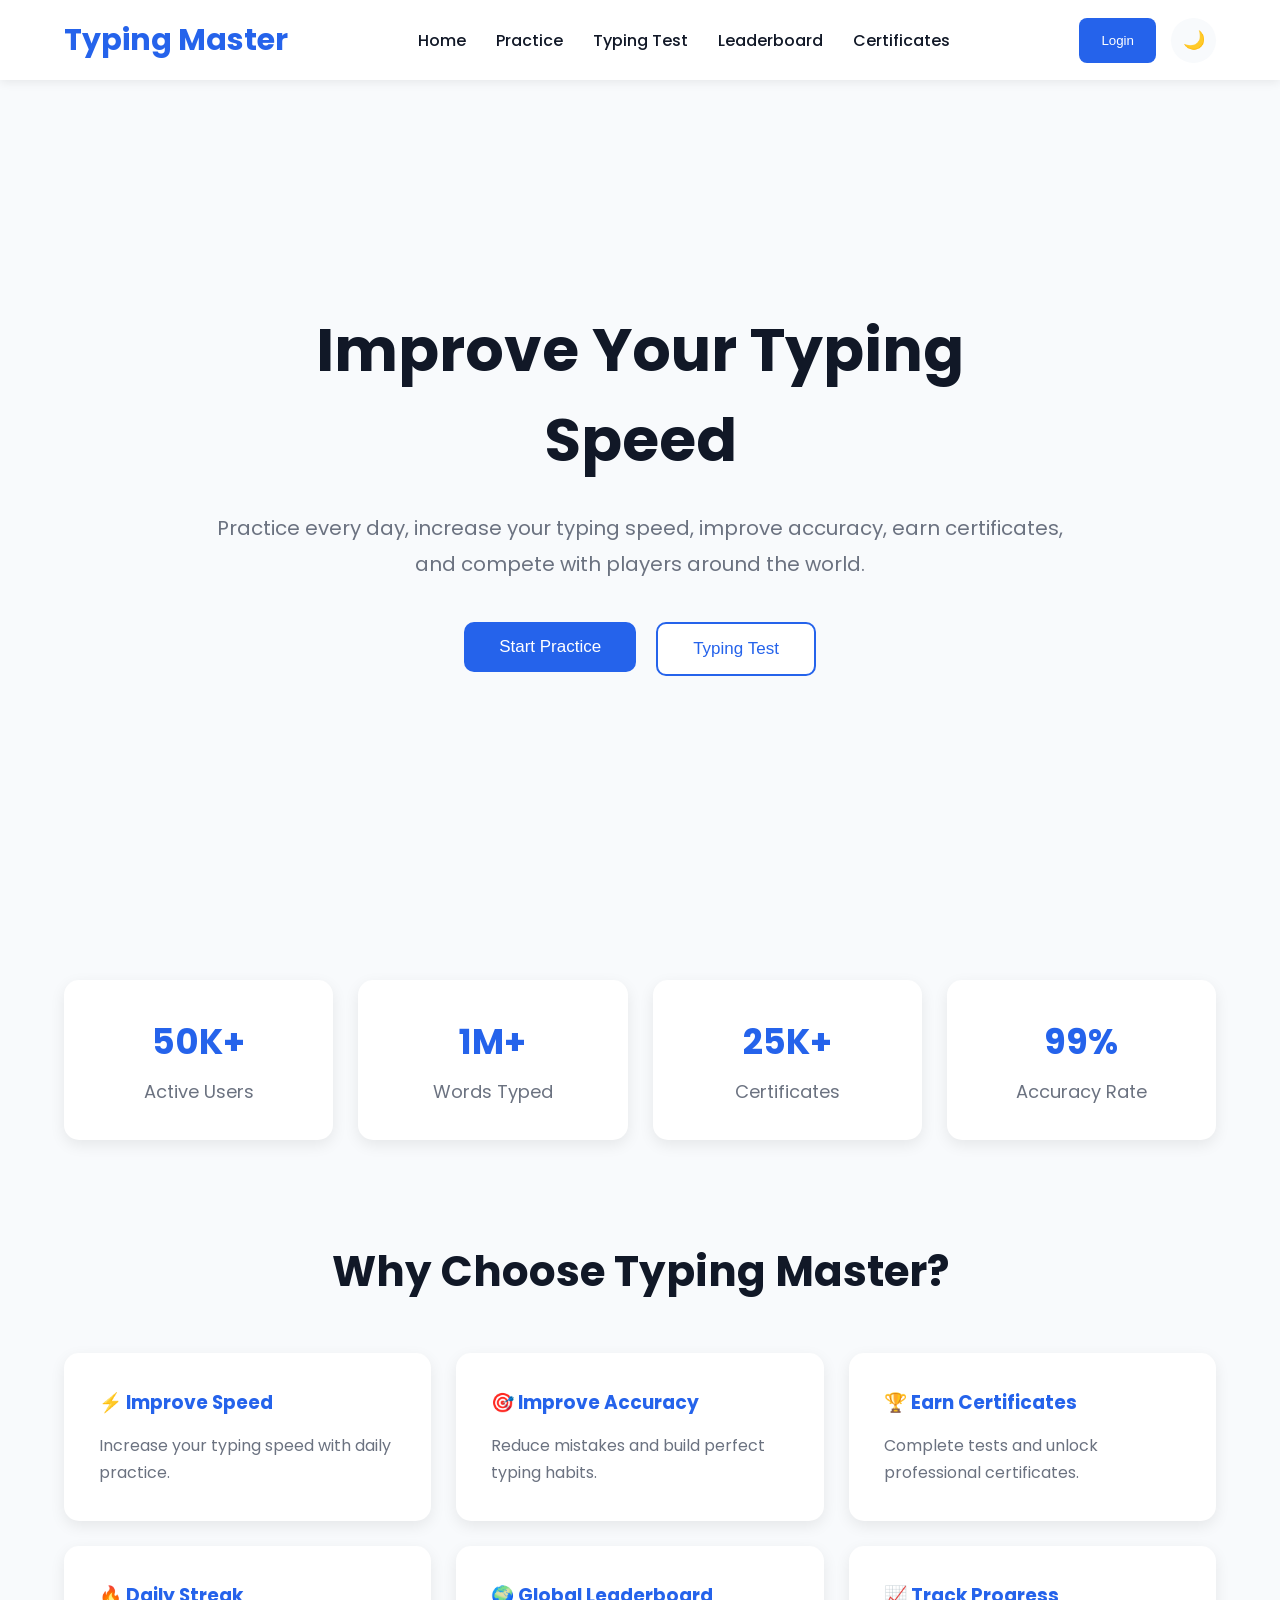
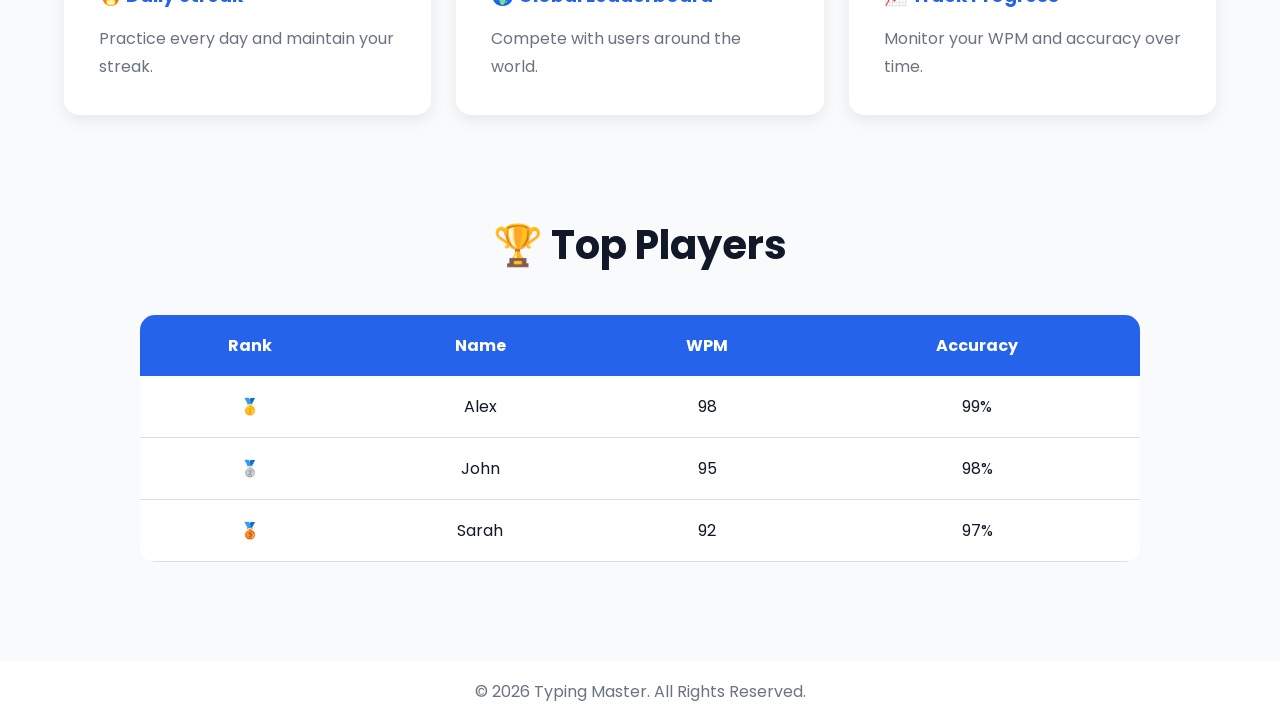
<file: frontend/index.html>
<!DOCTYPE html>
<html lang="en">

<head>
    <!-- Character Encoding -->
    <meta charset="UTF-8">

    <!-- Responsive Website -->
    <meta name="viewport" content="width=device-width, initial-scale=1.0">

    <!-- Website Title -->
    <title>Typing Master</title>

    <!-- Google Font -->
    <link rel="preconnect" href="https://fonts.googleapis.com">
    <link rel="preconnect" href="https://fonts.gstatic.com" crossorigin>

    <link href="https://fonts.googleapis.com/css2?family=Poppins:wght@300;400;500;600;700&display=swap"
        rel="stylesheet">

    <!-- CSS -->
    <link rel="stylesheet" href="./assets/css/style.css">
</head>

<body>
    <body>
    
        <!-- ================= HEADER START ================= -->
    
        <header>
    
            <nav>
            
                <div class="logo">
                    <h1>Typing Master</h1>
                </div>
            
                <ul class="nav-links">
            
                    <li><a href="#">Home</a></li>
            
                    <li><a href="#">Practice</a></li>
            
                    <li><a href="#">Typing Test</a></li>
            
                    <li><a href="#">Leaderboard</a></li>
            
                    <li><a href="#">Certificates</a></li>
            
                </ul>
            
                <div class="nav-right">
            
                    <button class="login-btn">Login</button>
            
                    <button class="theme-btn">🌙</button>
            
                </div>
            
            </nav>
    
        </header>
    
        <!-- ================= HEADER END ================= -->
    
    
        <!-- ================= MAIN START ================= -->
    
        <main>
        
            <section class="hero">
        
                <div class="hero-content">
        
                    <h1>Improve Your Typing Speed</h1>
        
                    <p>
                        Practice every day, increase your typing speed,
                        improve accuracy, earn certificates, and compete
                        with players around the world.
                    </p>
        
                    <div class="hero-buttons">
        
                        <a href="./pages/practice.html">
                            <button class="primary-btn">
                                Start Practice
                            </button>
                        </a>

                        <a href="./pages/test.html">
                        
                            <button class="secondary-btn">
                        
                                Typing Test
                        
                            </button>
                        
                        </a>
        
                        
        
                    </div>
        
                </div>
        
            </section>
            <section class="stats">
            
                <div class="card">
            
                    <h2>50K+</h2>
            
                    <p>Active Users</p>
            
                </div>
            
                <div class="card">
            
                    <h2>1M+</h2>
            
                    <p>Words Typed</p>
            
                </div>
            
                <div class="card">
            
                    <h2>25K+</h2>
            
                    <p>Certificates</p>
            
                </div>
            
                <div class="card">
            
                    <h2>99%</h2>
            
                    <p>Accuracy Rate</p>
            
                </div>
            
            </section>
        <section class="features">
        
            <h2>Why Choose Typing Master?</h2>
        
            <div class="feature-grid">
        
                <div class="feature-card">
                    <h3>⚡ Improve Speed</h3>
                    <p>Increase your typing speed with daily practice.</p>
                </div>
        
                <div class="feature-card">
                    <h3>🎯 Improve Accuracy</h3>
                    <p>Reduce mistakes and build perfect typing habits.</p>
                </div>
        
                <div class="feature-card">
                    <h3>🏆 Earn Certificates</h3>
                    <p>Complete tests and unlock professional certificates.</p>
                </div>
        
                <div class="feature-card">
                    <h3>🔥 Daily Streak</h3>
                    <p>Practice every day and maintain your streak.</p>
                </div>
        
                <div class="feature-card">
                    <h3>🌍 Global Leaderboard</h3>
                    <p>Compete with users around the world.</p>
                </div>
        
                <div class="feature-card">
                    <h3>📈 Track Progress</h3>
                    <p>Monitor your WPM and accuracy over time.</p>
                </div>
        
            </div>
        
        </section>
        </main>
    
        <!-- ================= MAIN END ================= -->
    
    
        <!-- ================= FOOTER START ================= -->
    <section class="leaderboard">
    
        <h2>🏆 Top Players</h2>
    
        <table>
    
            <thead>
    
                <tr>
    
                    <th>Rank</th>
    
                    <th>Name</th>
    
                    <th>WPM</th>
    
                    <th>Accuracy</th>
    
                </tr>
    
            </thead>
    
            <tbody>
    
                <tr>
    
                    <td>🥇</td>
    
                    <td>Alex</td>
    
                    <td>98</td>
    
                    <td>99%</td>
    
                </tr>
    
                <tr>
    
                    <td>🥈</td>
    
                    <td>John</td>
    
                    <td>95</td>
    
                    <td>98%</td>
    
                </tr>
    
                <tr>
    
                    <td>🥉</td>
    
                    <td>Sarah</td>
    
                    <td>92</td>
    
                    <td>97%</td>
    
                </tr>
    
            </tbody>
    
        </table>
    
    </section>
        <footer>
    
            <p>© 2026 Typing Master. All Rights Reserved.</p>
    
        </footer>
    
        <!-- ================= FOOTER END ================= -->
    
    
        <script src="./assets/js/script.js"></script>
    
    </body>

</body>

</html>
</file>
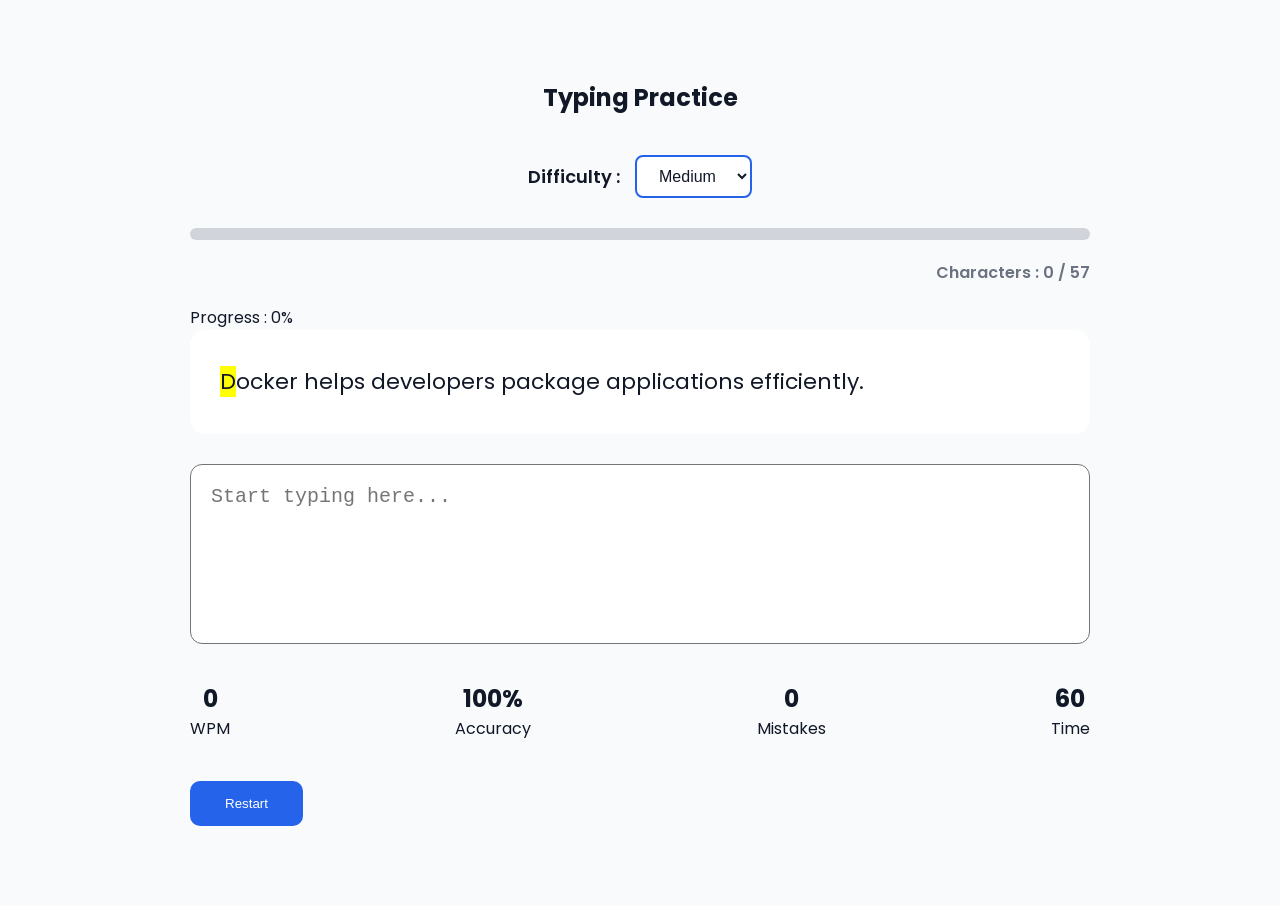
<file: frontend/pages/practice.html>
<!DOCTYPE html>
<html lang="en">

<head>
    <meta charset="UTF-8">
    <meta name="viewport" content="width=device-width, initial-scale=1.0">
    <title>Practice | Typing Master</title>

    <link rel="stylesheet" href="../assets/css/style.css">
</head>

<body>

    <section class="practice">

        <h1>Typing Practice</h1>
        <div class="difficulty">
        
            <label for="difficulty">Difficulty :</label>
        
            <select id="difficulty">
        
                <option value="easy">Easy</option>
        
                <option value="medium" selected>Medium</option>
        
                <option value="hard">Hard</option>
        
            </select>
        
        </div>
<div class="progress-container">

    <div class="progress-bar" id="progressBar"></div>

</div>

<p class="progress-text">

    <p class="character-count">
    
        Characters :
        <span id="characterCount">0</span> /
        <span id="totalCharacters">0</span>
    
    </p>

    Progress :
    <span id="progressText">0%</span>

</p>
        <div class="typing-box">

            <p id="paragraph">
                Loading...
            </p>

        </div>

        <textarea id="input" placeholder="Start typing here..."></textarea>

        <div class="result">

            <div>
                <h2 id="wpm">0</h2>
                <span>WPM</span>
            </div>

            <div>
                <h2 id="accuracy">100%</h2>
                <span>Accuracy</span>
            </div>

            <div>
                <h2 id="mistakes">0</h2>
                <span>Mistakes</span>
            </div>

            <div>
                <h2 id="timer">60</h2>
                <span>Time</span>
            </div>

        </div>

        <button id="restartBtn">
            Restart
        </button>

    </section>

    <script src="../assets/js/practice.js"></script>

</body>

</html>
</file>
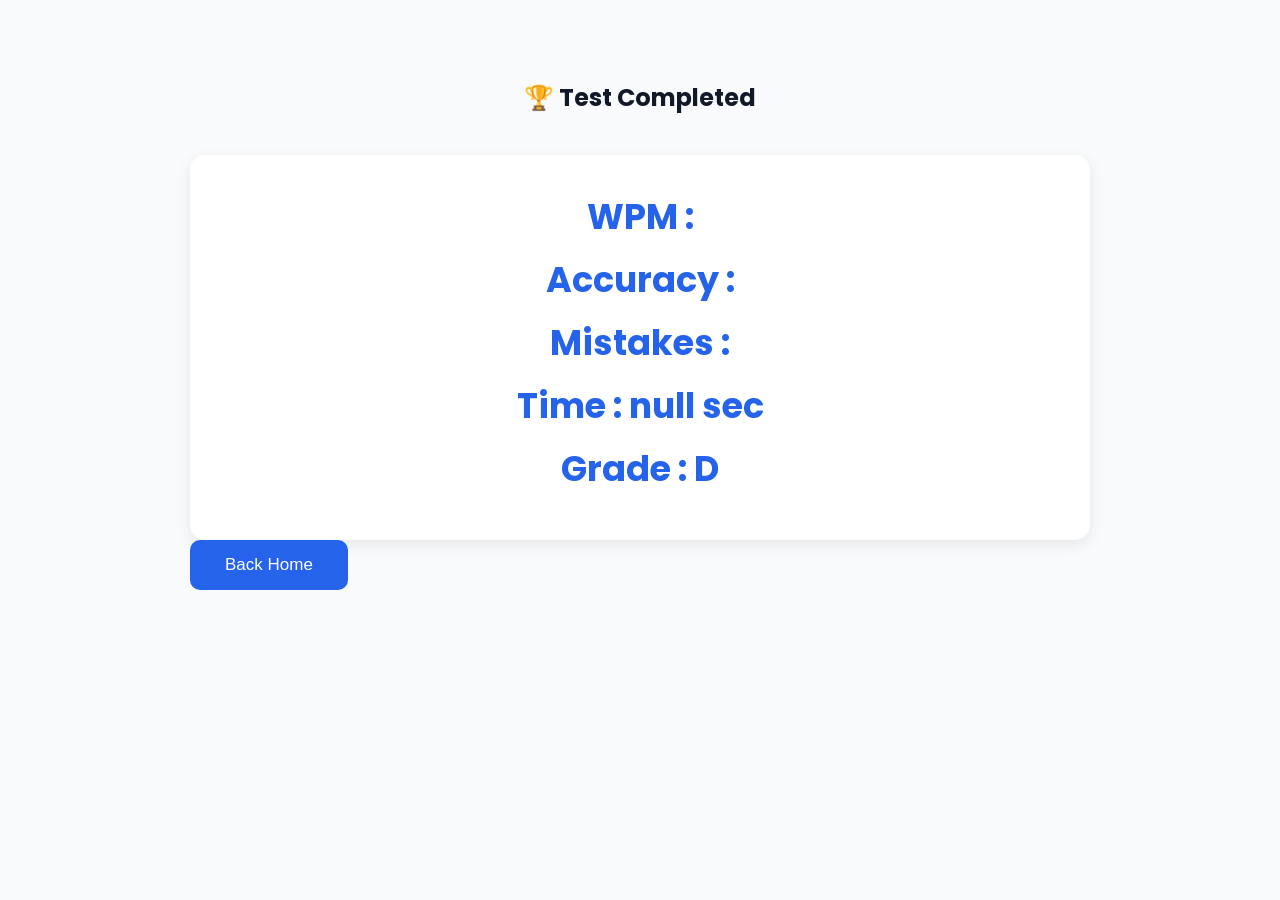
<file: frontend/pages/result.html>
<!DOCTYPE html>
<html lang="en">

<head>

    <meta charset="UTF-8">

    <meta name="viewport" content="width=device-width, initial-scale=1.0">

    <title>Result</title>

    <link rel="stylesheet" href="../assets/css/style.css">

</head>

<body>

    <section class="practice">

        <h1>🏆 Test Completed</h1>

        <div class="card">

            <h2>WPM : <span id="resultWpm"></span></h2>

            <h2>Accuracy : <span id="resultAccuracy"></span></h2>

            <h2>Mistakes : <span id="resultMistakes"></span></h2>

            <h2>Time : <span id="resultTime"></span></h2>

            <h2>Grade : <span id="resultGrade"></span></h2>

        </div>

        <a href="../index.html">

            <button class="primary-btn">

                Back Home

            </button>

        </a>

    </section>

    <script src="../assets/js/result.js"></script>

</body>

</html>
</file>
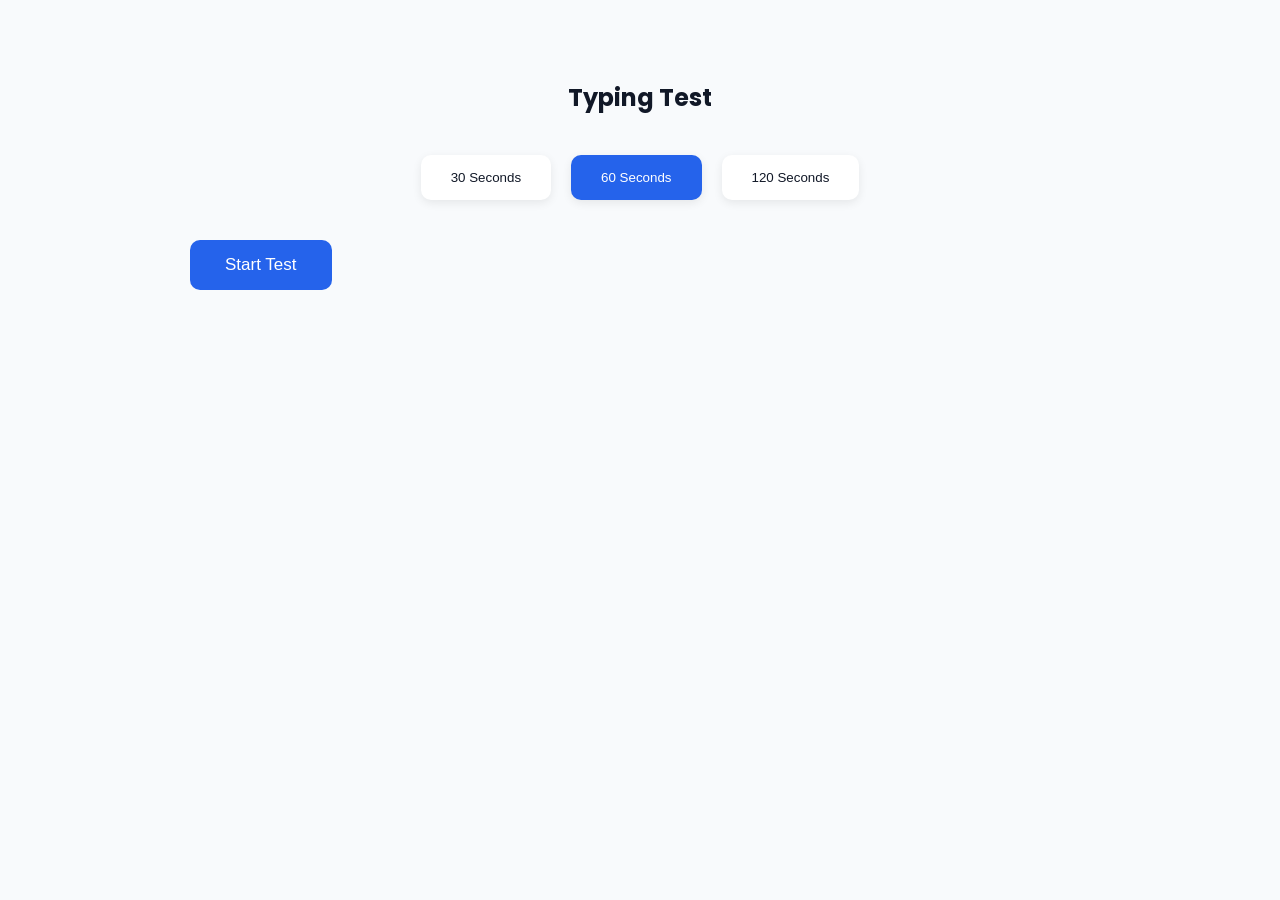
<file: frontend/pages/test.html>
<!DOCTYPE html>
<html lang="en">

<head>

    <meta charset="UTF-8">

    <meta name="viewport" content="width=device-width, initial-scale=1.0">

    <title>Typing Test</title>

    <link rel="stylesheet" href="../assets/css/style.css">

</head>

<body>

    <section class="practice">

        <h1>Typing Test</h1>

        <div class="test-options">

            <button class="time-btn" data-time="30">30 Seconds</button>

            <button class="time-btn active-time" data-time="60">60 Seconds</button>

            <button class="time-btn" data-time="120">120 Seconds</button>

        </div>

        <a href="./practice.html">

            <button class="primary-btn">

                Start Test

            </button>

        </a>

    </section>
<script src="../assets/js/test.js"></script>
</body>

</html>
</file>
<file: frontend/assets/css/style.css>
/* Google Font */
@import url("https://fonts.googleapis.com/css2?family=Poppins:wght@300;400;500;600;700&display=swap");

/* ================= RESET ================= */

* {
    margin: 0;
    padding: 0;
    box-sizing: border-box;
}

/* ================= VARIABLES ================= */

:root {
    --bg: #f8fafc;
    --card: #ffffff;
    --text: #111827;
    --primary: #2563eb;
    --gray: #6b7280;
}

/* Dark Theme */

.dark {
    --bg: #0f172a;
    --card: #1e293b;
    --text: #f8fafc;
    --primary: #3b82f6;
    --gray: #cbd5e1;
}

/* ================= BODY ================= */

body {
    font-family: "Poppins", sans-serif;
    background: var(--bg);
    color: var(--text);
    transition: 0.3s;
}

/* ================= HEADER ================= */

header {
    background: var(--card);
    box-shadow: 0 2px 10px rgba(0, 0, 0, 0.08);
}

nav {
    width: 90%;
    max-width: 1200px;
    height: 80px;
    margin: auto;

    display: flex;
    justify-content: space-between;
    align-items: center;
}

.logo h1 {
    color: var(--primary);
    font-size: 30px;
}

.nav-links {
    display: flex;
    list-style: none;
    gap: 30px;
}

.nav-links a {
    text-decoration: none;
    color: var(--text);
    font-weight: 500;
    transition: 0.3s;
}

.nav-links a:hover {
    color: var(--primary);
}

.nav-right {
    display: flex;
    gap: 15px;
}

.login-btn {
    padding: 10px 22px;
    border: none;
    border-radius: 8px;
    background: var(--primary);
    color: white;
    cursor: pointer;
}

.theme-btn {
    width: 45px;
    height: 45px;
    border: none;
    border-radius: 50%;
    cursor: pointer;
    background: var(--bg);
    color: var(--text);
    font-size: 18px;
}

/* ================= HERO ================= */

.hero {
    height: calc(100vh - 80px);

    display: flex;
    justify-content: center;
    align-items: center;
    text-align: center;

    padding: 20px;
}

.hero-content {
    max-width: 850px;
}

.hero h1 {
    font-size: 60px;
    margin-bottom: 25px;
    color: var(--text);
}

.hero p {
    font-size: 20px;
    color: var(--gray);
    line-height: 1.8;
    margin-bottom: 40px;
}

.hero-buttons {
    display: flex;
    justify-content: center;
    gap: 20px;
}

.primary-btn {
    background: var(--primary);
    color: white;
    border: none;
    padding: 15px 35px;
    border-radius: 10px;
    cursor: pointer;
    font-size: 17px;
    transition: 0.3s;
}

.primary-btn:hover {
    transform: translateY(-5px);
}

.secondary-btn {
    background: var(--card);
    color: var(--primary);
    border: 2px solid var(--primary);
    padding: 15px 35px;
    border-radius: 10px;
    cursor: pointer;
    font-size: 17px;
    transition: 0.3s;
}

.secondary-btn:hover {
    background: var(--primary);
    color: white;
}

/* ================= STATS ================= */

.stats {
    width: 90%;
    max-width: 1200px;

    margin: 80px auto;

    display: grid;
    grid-template-columns: repeat(4, 1fr);

    gap: 25px;
}

.card {
    background: var(--card);
    padding: 35px;
    border-radius: 15px;
    text-align: center;
    box-shadow: 0 5px 15px rgba(0, 0, 0, 0.08);
    transition: 0.3s;
}

.card:hover {
    transform: translateY(-8px);
}

.card h2 {
    color: var(--primary);
    font-size: 35px;
    margin-bottom: 10px;
}

.card p {
    color: var(--gray);
    font-size: 18px;
}

/* ================= FOOTER ================= */

footer {
    height: 60px;

    display: flex;
    justify-content: center;
    align-items: center;

    background: var(--card);
    color: var(--gray);
}

/* ================= FEATURES ================= */

.features {

    width: 90%;
    max-width: 1200px;

    margin: 100px auto;

}

.features h2 {

    text-align: center;

    font-size: 42px;

    margin-bottom: 50px;

}

.feature-grid {

    display: grid;

    grid-template-columns: repeat(3, 1fr);

    gap: 25px;

}

.feature-card {

    background: var(--card);

    padding: 35px;

    border-radius: 15px;

    box-shadow: 0 5px 15px rgba(0, 0, 0, .08);

    transition: .3s;

}

.feature-card:hover {

    transform: translateY(-10px);

}

.feature-card h3 {

    margin-bottom: 15px;

    color: var(--primary);

}

.feature-card p {

    color: var(--gray);

    line-height: 1.7;

}


/* ================= PRACTICE ================= */

.practice {

    width: 90%;

    max-width: 900px;

    margin: 80px auto;

}

.practice h1 {

    text-align: center;

    margin-bottom: 40px;

}

.typing-box {

    background: var(--card);

    padding: 30px;

    border-radius: 15px;

    font-size: 22px;

    line-height: 2;

    margin-bottom: 30px;

}

textarea {

    width: 100%;

    height: 180px;

    padding: 20px;

    font-size: 20px;

    border-radius: 12px;

    outline: none;

    resize: none;

}

.result {

    display: flex;

    justify-content: space-between;

    margin-top: 30px;

}

.result div {

    text-align: center;

}

#restartBtn {

    margin-top: 40px;

    padding: 15px 35px;

    border: none;

    border-radius: 10px;

    background: var(--primary);

    color: white;

    cursor: pointer;

}

/* ===== Typing Colors ===== */

.correct {

    color: green;
}

.wrong {

    color: red;

    background: #ffd6d6;

}

.active {

    background: yellow;

}

textarea:disabled {

    background: #e5e7eb;

    cursor: not-allowed;

}

/* ================= DIFFICULTY ================= */

.difficulty {

    display: flex;

    justify-content: center;

    align-items: center;

    gap: 15px;

    margin-bottom: 30px;

}

.difficulty label {

    font-size: 18px;

    font-weight: 600;

}

.difficulty select {

    padding: 10px 18px;

    border-radius: 8px;

    border: 2px solid var(--primary);

    background: var(--card);

    color: var(--text);

    font-size: 16px;

    cursor: pointer;

}

/* ================= PROGRESS ================= */

.progress-container {

    width: 100%;

    height: 12px;

    background: #d1d5db;

    border-radius: 20px;

    overflow: hidden;

    margin-bottom: 15px;

}

.progress-bar {

    width: 0%;

    height: 100%;

    background: var(--primary);

    transition: .3s;

}

.progress-text {

    text-align: right;

    margin-bottom: 20px;

    color: var(--gray);

    font-weight: 600;

}

/* ================= CHARACTER COUNT ================= */

.character-count {

    text-align: right;

    margin-bottom: 20px;

    color: var(--gray);

    font-weight: 600;

}

/* ================= TEST ================= */

.test-options {

    display: flex;

    justify-content: center;

    gap: 20px;

    margin: 40px 0;

}

.time-btn {

    padding: 15px 30px;

    border: none;

    border-radius: 10px;

    cursor: pointer;

    background: var(--card);

    color: var(--text);

    box-shadow: 0 3px 10px rgba(0, 0, 0, .08);

}

.active-time {

    background: var(--primary);

    color: white;

}

/* ================= LEADERBOARD ================= */

.leaderboard {

    width: 90%;

    max-width: 1000px;

    margin: 100px auto;

}

.leaderboard h2 {

    text-align: center;

    margin-bottom: 40px;

    font-size: 40px;

}

table {

    width: 100%;

    border-collapse: collapse;

    background: var(--card);

    border-radius: 15px;

    overflow: hidden;

}

th {

    background: var(--primary);

    color: white;

    padding: 18px;

}

td {

    padding: 18px;

    text-align: center;

    border-bottom: 1px solid #ddd;

}

tr:hover {

    background: #f1f5f9;

}
</file>
